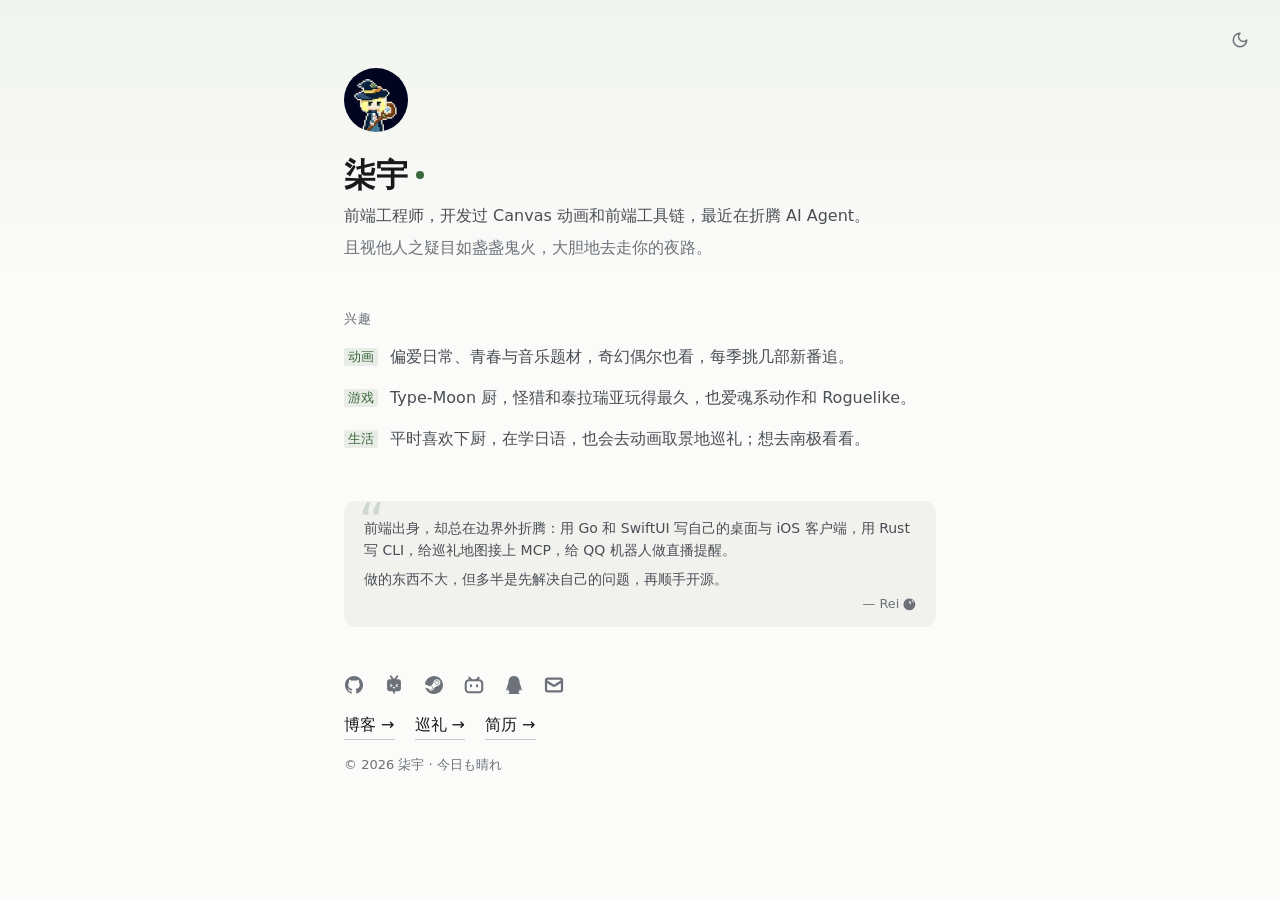
<file: index.html>
<!DOCTYPE html>
<html lang="zh-Hans">
  <head>
    <meta charset="UTF-8" />
    <meta name="viewport" content="width=device-width, initial-scale=1.0, viewport-fit=cover" />
    <meta name="theme-color" content="#f1f4ef" media="(prefers-color-scheme: light)" />
    <meta name="theme-color" content="#111214" media="(prefers-color-scheme: dark)" />
    <meta name="color-scheme" content="light dark" />
    <script>
      (function () {
        var theme;
        try { theme = localStorage.getItem("theme"); } catch (error) {}
        if (theme !== "light" && theme !== "dark") {
          theme = window.matchMedia("(prefers-color-scheme: light)").matches ? "light" : "dark";
        }
        var root = document.documentElement;
        root.dataset.theme = theme;
        root.style.colorScheme = theme;
        root.style.backgroundColor = theme === "light" ? "#fbfbf9" : "#111214";
        var themeColor = theme === "light" ? "#f1f4ef" : "#111214";
        var metas = document.querySelectorAll('meta[name="theme-color"]');
        for (var i = 0; i < metas.length; i++) {
          if (i === 0) {
            metas[i].setAttribute("content", themeColor);
            metas[i].removeAttribute("media");
          } else {
            metas[i].parentNode.removeChild(metas[i]);
          }
        }
      })();
    </script>
    <title>柒宇</title>
    <meta name="description" content="柒宇，前端工程师。开发过 Canvas 动画和前端工具链，最近在折腾 AI Agent。" />
    <link rel="canonical" href="https://qiyuor2.me/" />
    <meta property="og:title" content="柒宇" />
    <meta property="og:site_name" content="柒宇" />
    <meta property="og:locale" content="zh_CN" />
    <meta property="og:description" content="柒宇，前端工程师。开发过 Canvas 动画和前端工具链，最近在折腾 AI Agent。" />
    <meta property="og:type" content="website" />
    <meta property="og:url" content="https://qiyuor2.me/" />
    <meta property="og:image" content="https://qiyuor2.me/og.png" />
    <meta property="og:image:width" content="1200" />
    <meta property="og:image:height" content="630" />
    <meta property="og:image:alt" content="柒宇，前端工程师。开发过 Canvas 动画和前端工具链，最近在折腾 AI Agent。" />
    <meta name="twitter:card" content="summary_large_image" />
    <meta name="twitter:title" content="柒宇" />
    <meta name="twitter:description" content="柒宇，前端工程师。开发过 Canvas 动画和前端工具链，最近在折腾 AI Agent。" />
    <meta name="twitter:image" content="https://qiyuor2.me/og.png" />
    <script type="application/ld+json">
      {
        "@context": "https://schema.org",
        "@type": "Person",
        "name": "柒宇",
        "description": "柒宇，前端工程师。开发过 Canvas 动画和前端工具链，最近在折腾 AI Agent。",
        "url": "https://qiyuor2.me/",
        "image": "https://qiyuor2.me/avatar.webp",
        "sameAs": [
          "https://github.com/QiYuOr2",
          "https://blog.qiyuor2.me/",
          "https://bgm.tv/user/qiyuor2",
          "https://steamcommunity.com/id/qiyuor2/"
        ]
      }
    </script>
    <link rel="icon" href="/favicon.ico" sizes="any" />
    <link rel="icon" href="/favicon.svg" type="image/svg+xml" />
    <link rel="icon" href="/favicon-96x96.png" type="image/png" sizes="96x96" />
    <link rel="apple-touch-icon" href="/apple-touch-icon.png" />
    <link rel="manifest" href="/site.webmanifest" />
    <link rel="stylesheet" href="/style.css?v=9c7e54c9" />
  </head>
  <body class="home">
    <div class="safari-tint" aria-hidden="true"></div>
    <a class="skip" href="#content">跳到内容</a>
    <button type="button" class="theme" id="theme-toggle" aria-label="切换颜色">
      <svg class="moon" viewBox="0 0 24 24" fill="none" stroke="currentColor" stroke-width="2" stroke-linecap="round" stroke-linejoin="round" aria-hidden="true"><path d="M12 3a6 6 0 0 0 9 9 9 9 0 1 1-9-9Z"/></svg>
      <svg class="sun" viewBox="0 0 24 24" fill="none" stroke="currentColor" stroke-width="2" stroke-linecap="round" stroke-linejoin="round" aria-hidden="true"><circle cx="12" cy="12" r="4"/><path d="M12 2v2M12 20v2M4.93 4.93l1.41 1.41M17.66 17.66l1.41 1.41M2 12h2M20 12h2M6.34 17.66l-1.41 1.41M19.07 4.93l-1.41 1.41"/></svg>
    </button>
    <main id="content">
      <header class="rise d1">
        <img class="avatar" src="/avatar.webp" width="64" height="64" alt="" />
        <h1 class="title">
          <span class="title-row">柒宇<span class="dot" aria-hidden="true"></span></span>
        </h1>
        <p class="intro">前端工程师，开发过 Canvas 动画和前端工具链，最近在折腾 AI Agent。</p>
        <p class="motto">且视他人之疑目如盏盏鬼火，大胆地去走你<span class="nw">的夜路。</span></p>
      </header>

      <section class="block rise d2" aria-labelledby="like-title">
        <h2 id="like-title">兴趣</h2>
        <div class="lines">
          <p><span class="pill">动画</span><span>偏爱日常、青春与音乐题材，奇幻偶尔也看，每季挑几部<span class="nw">新番追。</span></span></p>
          <p><span class="pill">游戏</span><span>Type-Moon 厨，怪猎和泰拉瑞亚玩得最久，也爱魂系动作和 Roguelike。</span></p>
          <p><span class="pill">生活</span><span>平时喜欢下厨，在学日语，也会去动画取景地巡礼；想去<span class="nw">南极看看。</span></span></p>
        </div>
      </section>

      <figure class="remark block rise d3">
        <blockquote>
          <p>前端出身，却总在边界外折腾：用 Go 和 SwiftUI 写自己的桌面与 iOS 客户端，用 Rust 写 CLI，给巡礼地图接上 MCP，给 QQ 机器人做<span class="nw">直播提醒。</span></p>
          <p>做的东西不大，但多半是先解决自己的问题，再<span class="nw">顺手开源。</span></p>
        </blockquote>
        <figcaption><span class="sig">— Rei<svg class="grok" role="img" aria-label="Grok Bot" title="Grok Bot" viewBox="-9.94 -9.94 248.41 248.41" width="1em" height="1em"><path fill="currentColor" fill-rule="evenodd" d="M228.54 114.27L228.3 106.8L227.56 99.36L226.35 91.98L224.65 84.7L222.48 77.54L219.84 70.54L216.76 63.73L213.23 57.14L209.28 50.79L204.93 44.71L200.18 38.93L195.07 33.47L189.61 28.36L183.83 23.61L177.76 19.26L171.41 15.31L164.81 11.78L158 8.7L151 6.06L143.85 3.89L136.56 2.2L129.19 0.98L121.74 0.24L114.27 0L106.8 0.24L99.36 0.98L91.98 2.2L84.7 3.89L77.54 6.06L70.54 8.7L63.73 11.78L57.14 15.31L50.79 19.26L44.71 23.61L38.93 28.36L33.47 33.47L28.36 38.93L23.61 44.71L19.26 50.79L15.31 57.14L11.78 63.73L8.7 70.54L6.06 77.54L3.89 84.7L2.2 91.98L0.98 99.36L0.24 106.8L0 114.27L0.24 121.74L0.98 129.19L2.2 136.56L3.89 143.85L6.06 151L8.7 158L11.78 164.81L15.31 171.41L19.26 177.76L23.61 183.83L28.36 189.61L33.47 195.07L38.93 200.18L44.71 204.93L50.79 209.28L57.14 213.23L63.73 216.76L70.54 219.84L77.54 222.48L84.7 224.65L91.98 226.35L99.36 227.56L106.8 228.3L114.27 228.54L121.74 228.3L129.19 227.56L136.56 226.35L143.85 224.65L151 222.48L158 219.84L164.81 216.76L171.41 213.23L177.76 209.28L183.83 204.93L189.61 200.18L195.07 195.07L200.18 189.61L204.93 183.83L209.28 177.76L213.23 171.41L216.76 164.81L219.84 158L222.48 151L224.65 143.85L226.35 136.56L227.56 129.19L228.3 121.74Z M117.27 48.29L120.55 48.54L123.71 49.36L126.68 50.73L129.27 52.71L131.35 55.19L133.04 57.99L134.50 60.90L135.93 63.83L137.35 66.77L138.75 69.70L140.14 72.65L141.49 75.62L142.81 78.60L144.09 81.60L145.33 84.61L146.51 87.65L147.37 90.80L147.52 94.05L146.87 97.26L145.41 100.21L143.25 102.69L140.54 104.57L137.47 105.77L134.21 106.24L130.95 105.98L127.83 105.02L124.98 103.43L122.53 101.27L120.59 98.66L119.08 95.78L117.80 92.79L116.55 89.77L115.26 86.77L113.95 83.80L112.60 80.82L111.24 77.87L109.85 74.92L108.43 71.98L106.90 69.10L105.43 66.20L104.26 63.16L103.83 59.93L104.36 56.70L105.83 53.77L108.06 51.34L110.86 49.63L114.00 48.62Z M163.02 26.08L165.72 26.76L168.34 27.92L170.83 29.45L173.19 31.24L175.38 33.27L177.38 35.49L179.22 37.86L180.93 40.30L182.60 42.80L184.23 45.29L185.85 47.81L187.43 50.34L188.95 52.90L190.46 55.47L191.91 58.07L193.32 60.68L194.68 63.31L195.99 65.97L197.07 68.69L197.74 71.48L197.94 74.25L197.38 76.81L195.69 78.59L193.17 79.03L190.48 78.45L187.88 77.20L185.48 75.49L183.30 73.47L181.37 71.18L179.69 68.70L178.21 66.13L176.82 63.51L175.43 60.87L174.01 58.26L172.56 55.67L171.07 53.10L169.53 50.54L167.97 48.00L166.36 45.48L164.72 42.98L163.04 40.51L161.32 38.06L159.68 35.56L158.39 32.90L157.79 30.12L158.41 27.61L160.40 26.20Z"/></svg></span></figcaption>
      </figure>

      <div class="rise d4">
        <nav class="social block" aria-label="联系方式">
        <a href="https://github.com/QiYuOr2" aria-label="GitHub" title="GitHub"><svg viewBox="-1.30 -1.08 26.60 26.60" aria-hidden="true" width="20" height="20"><path fill="currentColor" d="M12 .297c-6.63 0-12 5.373-12 12 0 5.303 3.438 9.8 8.205 11.385.6.113.82-.258.82-.577 0-.285-.01-1.04-.015-2.04-3.338.724-4.042-1.61-4.042-1.61C4.422 18.07 3.633 17.7 3.633 17.7c-1.087-.744.084-.729.084-.729 1.205.084 1.838 1.236 1.838 1.236 1.07 1.835 2.809 1.305 3.495.998.108-.776.417-1.305.76-1.605-2.665-.3-5.466-1.332-5.466-5.93 0-1.31.465-2.38 1.235-3.22-.135-.303-.54-1.523.105-3.176 0 0 1.005-.322 3.3 1.23.96-.267 1.98-.399 3-.405 1.02.006 2.04.138 3 .405 2.28-1.552 3.285-1.23 3.285-1.23.645 1.653.24 2.873.12 3.176.765.84 1.23 1.91 1.23 3.22 0 4.61-2.805 5.625-5.475 5.92.42.36.81 1.096.81 2.22 0 1.606-.015 2.896-.015 3.286 0 .315.21.69.825.57C20.565 22.092 24 17.592 24 12.297c0-6.627-5.373-12-12-12"/></svg></a>
        <a href="https://bgm.tv/user/qiyuor2" aria-label="Bangumi" title="Bangumi"><svg viewBox="1.90 1.09 20.20 20.20" aria-hidden="true" width="20" height="20">
  <path fill="currentColor" fill-rule="evenodd" d="M8.15 1.7a.9.9 0 0 1 1.25.16L12 5.05l2.6-3.19a.9.9 0 0 1 1.41 1.12L14.35 5.3h2.15A2.5 2.5 0 0 1 19 7.8v7.1a2.5 2.5 0 0 1-2.5 2.5h-3.15L12 20.85 10.65 17.4H7.5A2.5 2.5 0 0 1 5 14.9V7.8a2.5 2.5 0 0 1 2.5-2.5h2.15L7.99 2.98a.9.9 0 0 1 .16-1.28ZM7.55 10.15 9.35 11.7 7.55 13.25h1.35L10.7 11.7 8.9 10.15H7.55Zm7.55 0L13.3 11.7l1.8 1.55h1.35L14.65 11.7l1.8-1.55H15.1ZM10.55 13.15h2.9L12 15.35l-1.45-2.2Z"/>
</svg></a>
        <a href="https://steamcommunity.com/id/qiyuor2/" aria-label="Steam" title="Steam"><svg viewBox="-1.30 -1.19 26.60 26.60" aria-hidden="true" width="20" height="20"><path fill="currentColor" d="M11.979 0C5.678 0 .511 4.86.022 11.037l6.432 2.658c.545-.371 1.203-.59 1.912-.59.063 0 .125.004.188.006l2.861-4.142V8.91c0-2.495 2.028-4.524 4.524-4.524 2.494 0 4.524 2.031 4.524 4.527s-2.03 4.525-4.524 4.525h-.105l-4.076 2.911c0 .052.004.105.004.159 0 1.875-1.515 3.396-3.39 3.396-1.635 0-3.016-1.173-3.331-2.727L.436 15.27C1.862 20.307 6.486 24 11.979 24c6.627 0 11.999-5.373 11.999-12S18.605 0 11.979 0zM7.54 18.21l-1.473-.61c.262.543.714.999 1.314 1.25 1.297.539 2.793-.076 3.332-1.375.263-.63.264-1.319.005-1.949s-.75-1.121-1.377-1.383c-.624-.26-1.29-.249-1.878-.03l1.523.63c.956.4 1.409 1.5 1.009 2.455-.397.957-1.497 1.41-2.454 1.012H7.54zm11.415-9.303c0-1.662-1.353-3.015-3.015-3.015-1.665 0-3.015 1.353-3.015 3.015 0 1.665 1.35 3.015 3.015 3.015 1.663 0 3.015-1.35 3.015-3.015zm-5.273-.005c0-1.252 1.013-2.266 2.265-2.266 1.249 0 2.266 1.014 2.266 2.266 0 1.251-1.017 2.265-2.266 2.265-1.253 0-2.265-1.014-2.265-2.265z"/></svg></a>
        <a href="https://space.bilibili.com/10980643" aria-label="Bilibili" title="Bilibili"><svg viewBox="-0.91 -0.91 25.81 25.81" aria-hidden="true" width="20" height="20"><path fill="currentColor" d="M17.813 4.653h.854c1.51.054 2.769.578 3.773 1.574 1.004.995 1.524 2.249 1.56 3.76v7.36c-.036 1.51-.556 2.769-1.56 3.773s-2.262 1.524-3.773 1.56H5.333c-1.51-.036-2.769-.556-3.773-1.56S.036 18.858 0 17.347v-7.36c.036-1.511.556-2.765 1.56-3.76 1.004-.996 2.262-1.52 3.773-1.574h.774l-1.174-1.12a1.234 1.234 0 0 1-.373-.906c0-.356.124-.658.373-.907l.027-.027c.267-.249.573-.373.92-.373.347 0 .653.124.92.373L9.653 4.44c.071.071.134.142.187.213h4.267a.836.836 0 0 1 .16-.213l2.853-2.747c.267-.249.573-.373.92-.373.347 0 .662.151.929.4.267.249.391.551.391.907 0 .355-.124.657-.373.906zM5.333 7.24c-.746.018-1.373.276-1.88.773-.506.498-.769 1.13-.786 1.894v7.52c.017.764.28 1.395.786 1.893.507.498 1.134.756 1.88.773h13.334c.746-.017 1.373-.275 1.88-.773.506-.498.769-1.129.786-1.893v-7.52c-.017-.765-.28-1.396-.786-1.894-.507-.497-1.134-.755-1.88-.773zM8 11.107c.373 0 .684.124.933.373.25.249.383.569.4.96v1.173c-.017.391-.15.711-.4.96-.249.25-.56.374-.933.374s-.684-.125-.933-.374c-.25-.249-.383-.569-.4-.96V12.44c0-.373.129-.689.386-.947.258-.257.574-.386.947-.386zm8 0c.373 0 .684.124.933.373.25.249.383.569.4.96v1.173c-.017.391-.15.711-.4.96-.249.25-.56.374-.933.374s-.684-.125-.933-.374c-.25-.249-.383-.569-.4-.96V12.44c.017-.391.15-.711.4-.96.249-.249.56-.373.933-.373Z"/></svg></a>
        <a href="http://wpa.qq.com/msgrd?v=3&amp;uin=1176281967&amp;site=qq&amp;menu=yes" aria-label="QQ" title="QQ"><svg viewBox="-1.20 -1.20 26.40 26.40" aria-hidden="true" width="20" height="20"><path fill="currentColor" d="M21.395 15.035a40 40 0 0 0-.803-2.264l-1.079-2.695c.001-.032.014-.562.014-.836C19.526 4.632 17.351 0 12 0S4.474 4.632 4.474 9.241c0 .274.013.804.014.836l-1.08 2.695a39 39 0 0 0-.802 2.264c-1.021 3.283-.69 4.643-.438 4.673.54.065 2.103-2.472 2.103-2.472 0 1.469.756 3.387 2.394 4.771-.612.188-1.363.479-1.845.835-.434.32-.379.646-.301.778.343.578 5.883.369 7.482.189 1.6.18 7.14.389 7.483-.189.078-.132.132-.458-.301-.778-.483-.356-1.233-.646-1.846-.836 1.637-1.384 2.393-3.302 2.393-4.771 0 0 1.563 2.537 2.103 2.472.251-.03.581-1.39-.438-4.673"/></svg></a>
        <a href="mailto:qiyuor2@gmail.com" aria-label="邮箱" title="邮箱"><svg viewBox="-0.53 -0.53 25.06 25.06" fill="none" stroke="currentColor" stroke-width="2.8" stroke-linecap="round" stroke-linejoin="round" aria-hidden="true" width="20" height="20"><rect width="20" height="16" x="2" y="4" rx="2"/><path d="m22 7-8.97 5.7a1.94 1.94 0 0 1-2.06 0L2 7"/></svg></a>
        </nav>
        <p class="to-resume"><a href="https://blog.qiyuor2.me/">博客 <span class="go" aria-hidden="true">→</span></a><a href="https://tabi.qiyuor2.me/">巡礼 <span class="go" aria-hidden="true">→</span></a><a href="/resume">简历 <span class="go" aria-hidden="true">→</span></a></p>
      </div>

      <footer class="colophon">© 2026 柒宇 · 今日も晴れ</footer>
    </main>
    <script src="/theme.js?v=4a898404"></script>
  </body>
</html>
</file>
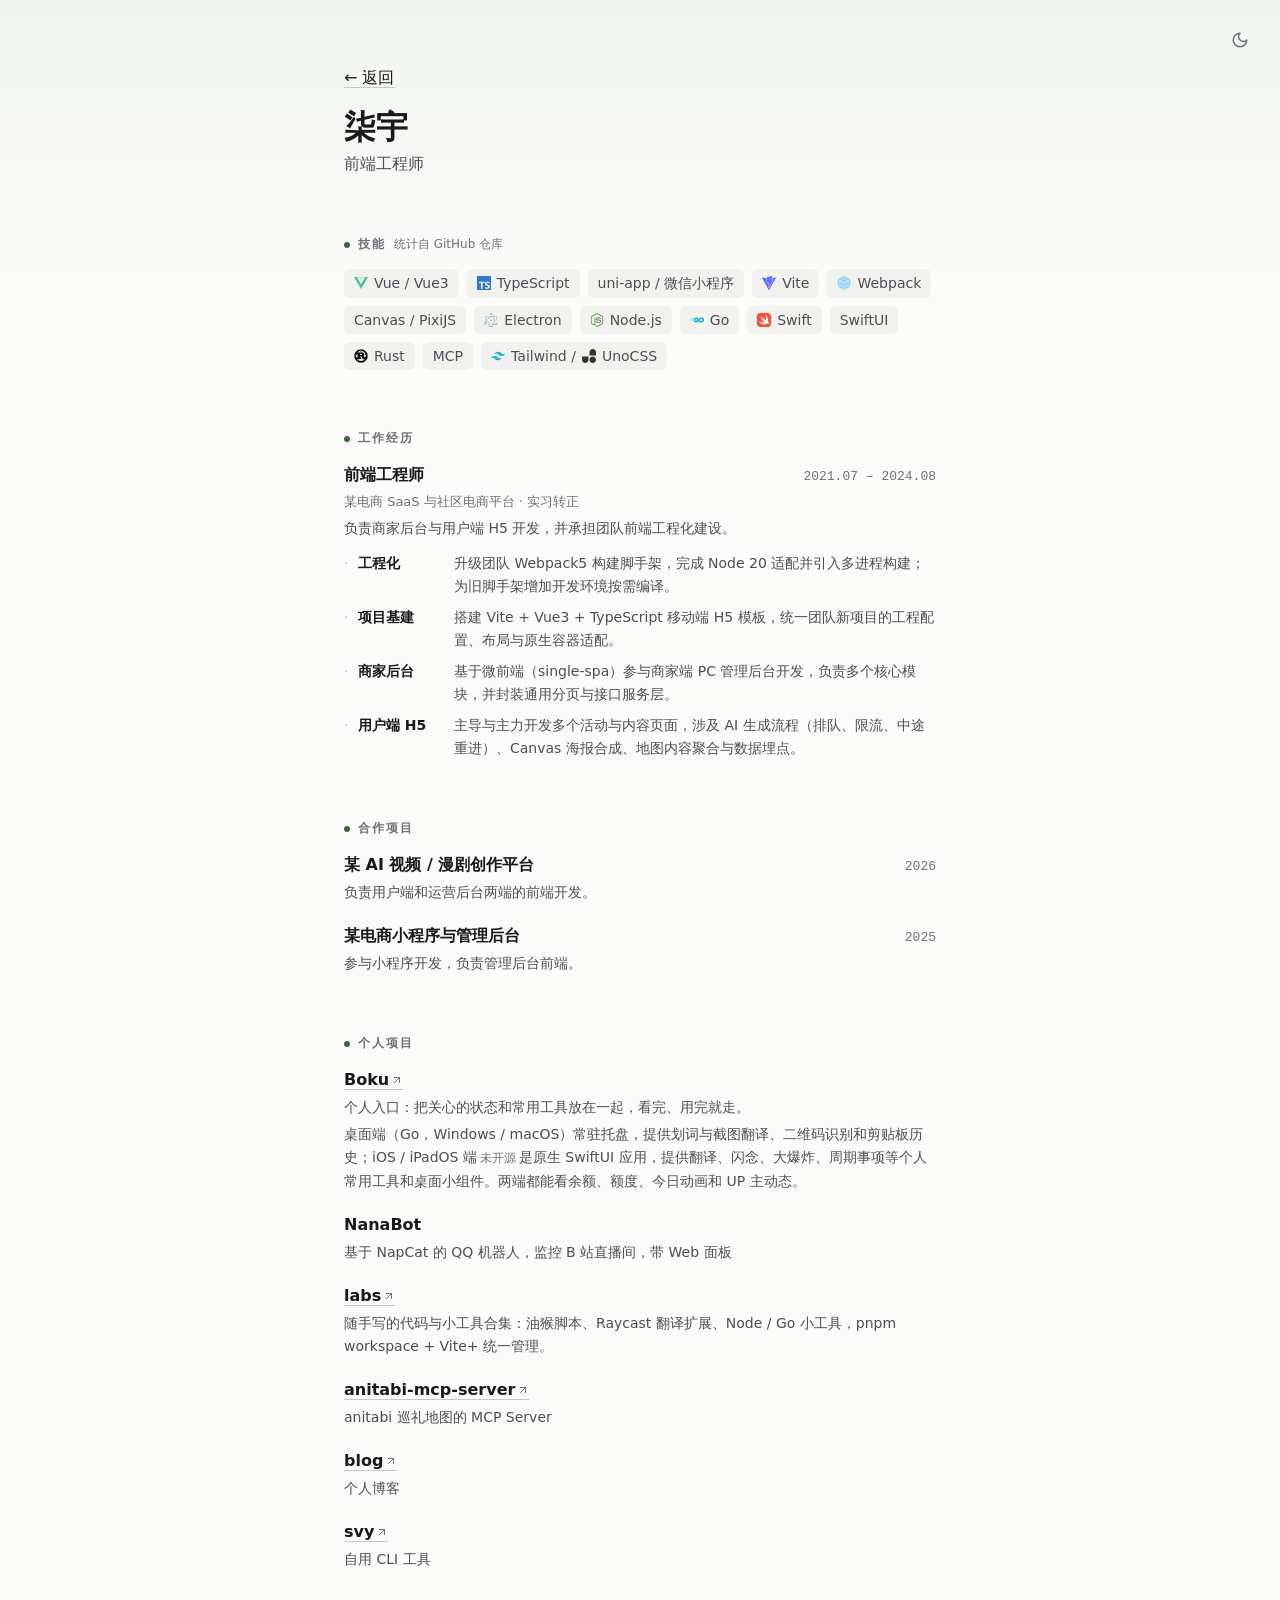
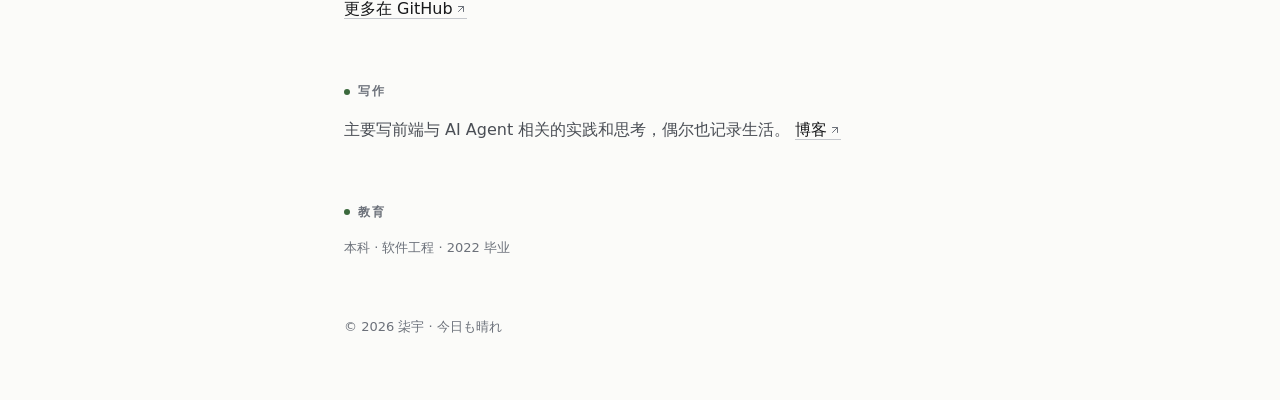
<file: resume.html>
<!DOCTYPE html>
<html lang="zh-Hans">
  <head>
    <meta charset="UTF-8" />
    <meta name="viewport" content="width=device-width, initial-scale=1.0, viewport-fit=cover" />
    <meta name="theme-color" content="#f1f4ef" media="(prefers-color-scheme: light)" />
    <meta name="theme-color" content="#111214" media="(prefers-color-scheme: dark)" />
    <meta name="color-scheme" content="light dark" />
    <script>
      (function () {
        var theme;
        try { theme = localStorage.getItem("theme"); } catch (error) {}
        if (theme !== "light" && theme !== "dark") {
          theme = window.matchMedia("(prefers-color-scheme: light)").matches ? "light" : "dark";
        }
        var root = document.documentElement;
        root.dataset.theme = theme;
        root.style.colorScheme = theme;
        root.style.backgroundColor = theme === "light" ? "#fbfbf9" : "#111214";
        var themeColor = theme === "light" ? "#f1f4ef" : "#111214";
        var metas = document.querySelectorAll('meta[name="theme-color"]');
        for (var i = 0; i < metas.length; i++) {
          if (i === 0) {
            metas[i].setAttribute("content", themeColor);
            metas[i].removeAttribute("media");
          } else {
            metas[i].parentNode.removeChild(metas[i]);
          }
        }
      })();
    </script>
    <title>简历 · 柒宇</title>
    <meta name="description" content="柒宇的简历。前端工程师，也写 Go、Rust 和给自己用的小工具。" />
    <link rel="canonical" href="https://qiyuor2.me/resume" />
    <meta property="og:type" content="website" />
    <meta property="og:site_name" content="柒宇" />
    <meta property="og:locale" content="zh_CN" />
    <meta property="og:title" content="简历 · 柒宇" />
    <meta property="og:description" content="柒宇的简历。前端工程师，也写 Go、Rust 和给自己用的小工具。" />
    <meta property="og:url" content="https://qiyuor2.me/resume" />
    <meta property="og:image" content="https://qiyuor2.me/og.png" />
    <meta property="og:image:width" content="1200" />
    <meta property="og:image:height" content="630" />
    <meta property="og:image:alt" content="柒宇，前端工程师。开发过 Canvas 动画和前端工具链，最近在折腾 AI Agent。" />
    <meta name="twitter:card" content="summary_large_image" />
    <meta name="twitter:title" content="简历 · 柒宇" />
    <meta name="twitter:description" content="柒宇的简历。前端工程师，也写 Go、Rust 和给自己用的小工具。" />
    <meta name="twitter:image" content="https://qiyuor2.me/og.png" />
    <link rel="icon" href="/favicon.ico" sizes="any" />
    <link rel="icon" href="/favicon.svg" type="image/svg+xml" />
    <link rel="apple-touch-icon" href="/apple-touch-icon.png" />
    <link rel="manifest" href="/site.webmanifest" />
    <link rel="stylesheet" href="/style.css?v=9c7e54c9" />
  </head>
  <body class="resume">
    <div class="safari-tint" aria-hidden="true"></div>
    <a class="skip" href="#content">跳到内容</a>
    <button type="button" class="theme" id="theme-toggle" aria-label="切换颜色">
      <svg class="moon" viewBox="0 0 24 24" fill="none" stroke="currentColor" stroke-width="2" stroke-linecap="round" stroke-linejoin="round" aria-hidden="true"><path d="M12 3a6 6 0 0 0 9 9 9 9 0 1 1-9-9Z"/></svg>
      <svg class="sun" viewBox="0 0 24 24" fill="none" stroke="currentColor" stroke-width="2" stroke-linecap="round" stroke-linejoin="round" aria-hidden="true"><circle cx="12" cy="12" r="4"/><path d="M12 2v2M12 20v2M4.93 4.93l1.41 1.41M17.66 17.66l1.41 1.41M2 12h2M20 12h2M6.34 17.66l-1.41 1.41M19.07 4.93l-1.41 1.41"/></svg>
    </button>
    <main id="content">
      <header class="mast">
        <p class="backline"><a class="back" href="/">← 返回</a></p>
        <h1 class="mast-name">柒宇</h1>
        <p class="role">前端工程师</p>
      </header>

      <section class="section" aria-labelledby="stack-title">
        <div class="section-head">
          <h2 id="stack-title">技能</h2>
          <p class="hint">统计自 GitHub 仓库</p>
        </div>
        <ul class="chips">
          <li><svg class="mark" style="--brand:#4FC08D" viewBox="0 0 24 24" aria-hidden="true"><path fill="currentColor" d="M24,1.61H14.06L12,5.16,9.94,1.61H0L12,22.39ZM12,14.08,5.16,2.23H9.59L12,6.41l2.41-4.18h4.43Z"/></svg>Vue / Vue3</li>
          <li><svg class="mark" style="--brand:#3178C6" viewBox="0 0 24 24" aria-hidden="true"><path fill="currentColor" d="M1.125 0C.502 0 0 .502 0 1.125v21.75C0 23.498.502 24 1.125 24h21.75c.623 0 1.125-.502 1.125-1.125V1.125C24 .502 23.498 0 22.875 0zm17.363 9.75c.612 0 1.154.037 1.627.111a6.38 6.38 0 0 1 1.306.34v2.458a3.95 3.95 0 0 0-.643-.361 5.093 5.093 0 0 0-.717-.26 5.453 5.453 0 0 0-1.426-.2c-.3 0-.573.028-.819.086a2.1 2.1 0 0 0-.623.242c-.17.104-.3.229-.393.374a.888.888 0 0 0-.14.49c0 .196.053.373.156.529.104.156.252.304.443.444s.423.276.696.41c.273.135.582.274.926.416.47.197.892.407 1.266.628.374.222.695.473.963.753.268.279.472.598.614.957.142.359.214.776.214 1.253 0 .657-.125 1.21-.373 1.656a3.033 3.033 0 0 1-1.012 1.085 4.38 4.38 0 0 1-1.487.596c-.566.12-1.163.18-1.79.18a9.916 9.916 0 0 1-1.84-.164 5.544 5.544 0 0 1-1.512-.493v-2.63a5.033 5.033 0 0 0 3.237 1.2c.333 0 .624-.03.872-.09.249-.06.456-.144.623-.25.166-.108.29-.234.373-.38a1.023 1.023 0 0 0-.074-1.089 2.12 2.12 0 0 0-.537-.5 5.597 5.597 0 0 0-.807-.444 27.72 27.72 0 0 0-1.007-.436c-.918-.383-1.602-.852-2.053-1.405-.45-.553-.676-1.222-.676-2.005 0-.614.123-1.141.369-1.582.246-.441.58-.804 1.004-1.089a4.494 4.494 0 0 1 1.47-.629 7.536 7.536 0 0 1 1.77-.201zm-15.113.188h9.563v2.166H9.506v9.646H6.789v-9.646H3.375z"/></svg>TypeScript</li>
          <li>uni-app / 微信小程序</li>
          <li><svg class="mark" style="--brand:#646CFF" viewBox="0 0 24 24" aria-hidden="true"><path fill="currentColor" d="m8.286 10.578.512-8.657a.306.306 0 0 1 .247-.282L17.377.006a.306.306 0 0 1 .353.385l-1.558 5.403a.306.306 0 0 0 .352.385l2.388-.46a.306.306 0 0 1 .332.438l-6.79 13.55-.123.19a.294.294 0 0 1-.252.14c-.177 0-.35-.152-.305-.369l1.095-5.301a.306.306 0 0 0-.388-.355l-1.433.435a.306.306 0 0 1-.389-.354l.69-3.375a.306.306 0 0 0-.37-.36l-2.32.536a.306.306 0 0 1-.374-.316zm14.976-7.926L17.284 3.74l-.544 1.887 2.077-.4a.8.8 0 0 1 .84.369.8.8 0 0 1 .034.783L12.9 19.93l-.013.025-.015.023-.122.19a.801.801 0 0 1-.672.37.826.826 0 0 1-.634-.302.8.8 0 0 1-.16-.67l1.029-4.981-1.12.34a.81.81 0 0 1-.86-.262.802.802 0 0 1-.165-.67l.63-3.08-2.027.468a.808.808 0 0 1-.768-.233.81.81 0 0 1-.217-.6l.389-6.57-7.44-1.33a.612.612 0 0 0-.64.906L11.58 23.691a.612.612 0 0 0 1.066-.004l11.26-20.135a.612.612 0 0 0-.644-.9z"/></svg>Vite</li>
          <li><svg class="mark" style="--brand:#8DD6F9" viewBox="0 0 24 24" aria-hidden="true"><path fill="currentColor" d="M22.1987 18.498l-9.7699 5.5022v-4.2855l6.0872-3.3338 3.6826 2.117zm.6683-.6026V6.3884l-3.5752 2.0544v7.396zm-21.0657.6026l9.7699 5.5022v-4.2855L5.484 16.3809l-3.6826 2.117zm-.6683-.6026V6.3884l3.5751 2.0544v7.396zm.4183-12.2515l10.0199-5.644v4.1434L5.152 7.6586l-.0489.028zm20.8975 0l-10.02-5.644v4.1434l6.4192 3.5154.0489.028 3.5518-2.0427zm-10.8775 13.096l-6.0056-3.2873V8.9384l6.0054 3.4525v6.349zm.8575 0l6.0053-3.2873V8.9384l-6.0053 3.4525zM5.9724 8.1845l6.0287-3.3015L18.03 8.1845l-6.0288 3.4665z"/></svg>Webpack</li>
          <li>Canvas / PixiJS</li>
          <li><svg class="mark" style="--brand:#47848F" viewBox="0 0 24 24" aria-hidden="true"><path fill="currentColor" d="M12.0111 0c-.85 0-1.5392.6891-1.5392 1.5392 0 .8501.6891 1.5393 1.5392 1.5393.595 0 1.11-.338 1.3662-.832 2.2208 1.2675 3.847 5.4728 3.847 10.3623 0 2.0715-.2891 4.056-.825 5.7685a.3215.3215 0 0 0 .2107.403.322.322 0 0 0 .4033-.2111c.5558-1.7763.8542-3.8251.8542-5.9604 0-5.1927-1.7717-9.686-4.3206-11.0027.001-.0223.0035-.0443.0035-.0669 0-.85-.6891-1.5392-1.5393-1.5392zm0 .6432a.896.896 0 1 1 0 1.792.896.896 0 1 1 0-1.792zm-5.486 4.3052c-2.067.0074-3.6473.6646-4.3885 1.9485-.7375 1.2774-.5267 2.971.5113 4.7813a.3217.3217 0 0 0 .558-.32C2.271 9.7274 2.089 8.266 2.6938 7.2185c.821-1.422 3.033-1.9552 5.9321-1.4271a.3216.3216 0 0 0 .1153-.6329c-.784-.1428-1.5271-.2125-2.216-.21zm11.0522.0176a.3216.3216 0 0 0-.0084.6432c1.8337.0239 3.1556.5956 3.7502 1.6256.8192 1.419.1798 3.5947-1.7182 5.837a.322.322 0 0 0 .0377.4535.3215.3215 0 0 0 .4532-.0377c2.0535-2.426 2.7708-4.8661 1.7845-6.5744-.7257-1.257-2.26-1.9207-4.299-1.9472zm-2.6984.2924a.3225.3225 0 0 0-.0647.0072c-1.8568.3979-3.8333 1.1755-5.7314 2.2714-4.5699 2.6384-7.5924 6.4948-7.3601 9.3717-.4726.2628-.7928.7664-.7928 1.3455 0 .85.6892 1.5392 1.5393 1.5392.85 0 1.5392-.6891 1.5392-1.5392 0-.8501-.6891-1.5393-1.5392-1.5393-.038 0-.0754.003-.1128.0057-.1002-2.5597 2.7434-6.1412 7.048-8.6265 1.8413-1.063 3.7551-1.8163 5.5445-2.1997a.3217.3217 0 0 0-.07-.636zm-2.8787 6.2364a1.1192 1.1192 0 0 0-.2243.0255c-.6012.1301-.983.7225-.8533 1.3238.1302.6012.7226.9832 1.3238.8533.6012-.1302.9832-.7226.8533-1.3238-.1139-.526-.5816-.8844-1.0995-.8788zM4.532 13.341a.321.321 0 0 0-.2318.0835.3214.3214 0 0 0-.0214.4542c1.2682 1.3936 2.9157 2.701 4.7946 3.7857 4.4146 2.5489 9.1056 3.2849 11.5608 1.8392a1.53 1.53 0 0 0 .8966.2899c.8501 0 1.5392-.6891 1.5392-1.5392 0-.8501-.689-1.5393-1.5392-1.5393-.85 0-1.5392.6892-1.5392 1.5393 0 .276.0737.5344.201.7584-2.2448 1.214-6.631.5002-10.7976-1.9054-1.8228-1.0524-3.418-2.3181-4.6404-3.6614a.3206.3206 0 0 0-.2226-.1049zm-2.0628 4.0172a.896.896 0 1 1 0 1.792.896.896 0 1 1 0-1.792zm19.0616 0a.896.896 0 1 1 0 1.792.891.891 0 0 1-.5864-.2194c-.0025-.004-.0039-.0083-.0066-.0123a.3195.3195 0 0 0-.0957-.0914.896.896 0 0 1 .6887-1.4689zm-14.0045 1.368a.3215.3215 0 0 0-.3207.4296C8.2793 22.154 10.036 24 12.0111 24c1.4406 0 2.7735-.9822 3.8128-2.711a.3215.3215 0 0 0-.11-.4413.3219.3219 0 0 0-.4415.11c-.934 1.5537-2.0812 2.399-3.2613 2.399-1.6407 0-3.2075-1.6465-4.2-4.4179a.3216.3216 0 0 0-.2848-.2126z"/></svg>Electron</li>
          <li><svg class="mark" style="--brand:#5FA04E" viewBox="0 0 24 24" aria-hidden="true"><path fill="currentColor" d="M11.998,24c-0.321,0-0.641-0.084-0.922-0.247l-2.936-1.737c-0.438-0.245-0.224-0.332-0.08-0.383 c0.585-0.203,0.703-0.25,1.328-0.604c0.065-0.037,0.151-0.023,0.218,0.017l2.256,1.339c0.082,0.045,0.197,0.045,0.272,0l8.795-5.076 c0.082-0.047,0.134-0.141,0.134-0.238V6.921c0-0.099-0.053-0.192-0.137-0.242l-8.791-5.072c-0.081-0.047-0.189-0.047-0.271,0 L3.075,6.68C2.99,6.729,2.936,6.825,2.936,6.921v10.15c0,0.097,0.054,0.189,0.139,0.235l2.409,1.392 c1.307,0.654,2.108-0.116,2.108-0.89V7.787c0-0.142,0.114-0.253,0.256-0.253h1.115c0.139,0,0.255,0.112,0.255,0.253v10.021 c0,1.745-0.95,2.745-2.604,2.745c-0.508,0-0.909,0-2.026-0.551L2.28,18.675c-0.57-0.329-0.922-0.945-0.922-1.604V6.921 c0-0.659,0.353-1.275,0.922-1.603l8.795-5.082c0.557-0.315,1.296-0.315,1.848,0l8.794,5.082c0.57,0.329,0.924,0.944,0.924,1.603 v10.15c0,0.659-0.354,1.273-0.924,1.604l-8.794,5.078C12.643,23.916,12.324,24,11.998,24z M19.099,13.993 c0-1.9-1.284-2.406-3.987-2.763c-2.731-0.361-3.009-0.548-3.009-1.187c0-0.528,0.235-1.233,2.258-1.233 c1.807,0,2.473,0.389,2.747,1.607c0.024,0.115,0.129,0.199,0.247,0.199h1.141c0.071,0,0.138-0.031,0.186-0.081 c0.048-0.054,0.074-0.123,0.067-0.196c-0.177-2.098-1.571-3.076-4.388-3.076c-2.508,0-4.004,1.058-4.004,2.833 c0,1.925,1.488,2.457,3.895,2.695c2.88,0.282,3.103,0.703,3.103,1.269c0,0.983-0.789,1.402-2.642,1.402 c-2.327,0-2.839-0.584-3.011-1.742c-0.02-0.124-0.126-0.215-0.253-0.215h-1.137c-0.141,0-0.254,0.112-0.254,0.253 c0,1.482,0.806,3.248,4.655,3.248C17.501,17.007,19.099,15.91,19.099,13.993z"/></svg>Node.js</li>
          <li><svg class="mark" style="--brand:#00ADD8" viewBox="0 0 24 24" aria-hidden="true"><path fill="currentColor" d="M1.811 10.231c-.047 0-.058-.023-.035-.059l.246-.315c.023-.035.081-.058.128-.058h4.172c.046 0 .058.035.035.07l-.199.303c-.023.036-.082.07-.117.07zM.047 11.306c-.047 0-.059-.023-.035-.058l.245-.316c.023-.035.082-.058.129-.058h5.328c.047 0 .07.035.058.07l-.093.28c-.012.047-.058.07-.105.07zm2.828 1.075c-.047 0-.059-.035-.035-.07l.163-.292c.023-.035.07-.07.117-.07h2.337c.047 0 .07.035.07.082l-.023.28c0 .047-.047.082-.082.082zm12.129-2.36c-.736.187-1.239.327-1.963.514-.176.046-.187.058-.34-.117-.174-.199-.303-.327-.548-.444-.737-.362-1.45-.257-2.115.175-.795.514-1.204 1.274-1.192 2.22.011.935.654 1.706 1.577 1.835.795.105 1.46-.175 1.987-.77.105-.13.198-.27.315-.434H10.47c-.245 0-.304-.152-.222-.35.152-.362.432-.97.596-1.274a.315.315 0 01.292-.187h4.253c-.023.316-.023.631-.07.947a4.983 4.983 0 01-.958 2.29c-.841 1.11-1.94 1.8-3.33 1.986-1.145.152-2.209-.07-3.143-.77-.865-.655-1.356-1.52-1.484-2.595-.152-1.274.222-2.419.993-3.424.83-1.086 1.928-1.776 3.272-2.02 1.098-.2 2.15-.07 3.096.571.62.41 1.063.97 1.356 1.648.07.105.023.164-.117.2m3.868 6.461c-1.064-.024-2.034-.328-2.852-1.029a3.665 3.665 0 01-1.262-2.255c-.21-1.32.152-2.489.947-3.529.853-1.122 1.881-1.706 3.272-1.95 1.192-.21 2.314-.095 3.33.595.923.63 1.496 1.484 1.648 2.605.198 1.578-.257 2.863-1.344 3.962-.771.783-1.718 1.273-2.805 1.495-.315.06-.63.07-.934.106zm2.78-4.72c-.011-.153-.011-.27-.034-.387-.21-1.157-1.274-1.81-2.384-1.554-1.087.245-1.788.935-2.045 2.033-.21.912.234 1.835 1.075 2.21.643.28 1.285.244 1.905-.07.923-.48 1.425-1.228 1.484-2.233z"/></svg>Go</li>
          <li><svg class="mark" style="--brand:#F05138" viewBox="0 0 24 24" aria-hidden="true"><path fill="currentColor" d="M7.508 0c-.287 0-.573 0-.86.002-.241.002-.483.003-.724.01-.132.003-.263.009-.395.015A9.154 9.154 0 0 0 4.348.15 5.492 5.492 0 0 0 2.85.645 5.04 5.04 0 0 0 .645 2.848c-.245.48-.4.972-.495 1.5-.093.52-.122 1.05-.136 1.576a35.2 35.2 0 0 0-.012.724C0 6.935 0 7.221 0 7.508v8.984c0 .287 0 .575.002.862.002.24.005.481.012.722.014.526.043 1.057.136 1.576.095.528.25 1.02.495 1.5a5.03 5.03 0 0 0 2.205 2.203c.48.244.97.4 1.498.495.52.093 1.05.124 1.576.138.241.007.483.009.724.01.287.002.573.002.86.002h8.984c.287 0 .573 0 .86-.002.241-.001.483-.003.724-.01a10.523 10.523 0 0 0 1.578-.138 5.322 5.322 0 0 0 1.498-.495 5.035 5.035 0 0 0 2.203-2.203c.245-.48.4-.972.495-1.5.093-.52.124-1.05.138-1.576.007-.241.009-.481.01-.722.002-.287.002-.575.002-.862V7.508c0-.287 0-.573-.002-.86a33.662 33.662 0 0 0-.01-.724 10.5 10.5 0 0 0-.138-1.576 5.328 5.328 0 0 0-.495-1.5A5.039 5.039 0 0 0 21.152.645 5.32 5.32 0 0 0 19.654.15a10.493 10.493 0 0 0-1.578-.138 34.98 34.98 0 0 0-.722-.01C17.067 0 16.779 0 16.492 0H7.508zm6.035 3.41c4.114 2.47 6.545 7.162 5.549 11.131-.024.093-.05.181-.076.272l.002.001c2.062 2.538 1.5 5.258 1.236 4.745-1.072-2.086-3.066-1.568-4.088-1.043a6.803 6.803 0 0 1-.281.158l-.02.012-.002.002c-2.115 1.123-4.957 1.205-7.812-.022a12.568 12.568 0 0 1-5.64-4.838c.649.48 1.35.902 2.097 1.252 3.019 1.414 6.051 1.311 8.197-.002C9.651 12.73 7.101 9.67 5.146 7.191a10.628 10.628 0 0 1-1.005-1.384c2.34 2.142 6.038 4.83 7.365 5.576C8.69 8.408 6.208 4.743 6.324 4.86c4.436 4.47 8.528 6.996 8.528 6.996.154.085.27.154.36.213.085-.215.16-.437.224-.668.708-2.588-.09-5.548-1.893-7.992z"/></svg>Swift</li>
          <li>SwiftUI</li>
          <li><svg class="mark ink" style="--brand:#000000" viewBox="0 0 24 24" aria-hidden="true"><path fill="currentColor" d="M23.8346 11.7033l-1.0073-.6236a13.7268 13.7268 0 00-.0283-.2936l.8656-.8069a.3483.3483 0 00-.1154-.578l-1.1066-.414a8.4958 8.4958 0 00-.087-.2856l.6904-.9587a.3462.3462 0 00-.2257-.5446l-1.1663-.1894a9.3574 9.3574 0 00-.1407-.2622l.49-1.0761a.3437.3437 0 00-.0274-.3361.3486.3486 0 00-.3006-.154l-1.1845.0416a6.7444 6.7444 0 00-.1873-.2268l.2723-1.153a.3472.3472 0 00-.417-.4172l-1.1532.2724a14.0183 14.0183 0 00-.2278-.1873l.0415-1.1845a.3442.3442 0 00-.49-.328l-1.076.491c-.0872-.0476-.1742-.0952-.2623-.1407l-.1903-1.1673A.3483.3483 0 0016.256.955l-.9597.6905a8.4867 8.4867 0 00-.2855-.086l-.414-1.1066a.3483.3483 0 00-.5781-.1154l-.8069.8666a9.2936 9.2936 0 00-.2936-.0284L12.2946.1683a.3462.3462 0 00-.5892 0l-.6236 1.0073a13.7383 13.7383 0 00-.2936.0284L9.9803.3374a.3462.3462 0 00-.578.1154l-.4141 1.1065c-.0962.0274-.1903.0567-.2855.086L7.744.955a.3483.3483 0 00-.5447.2258L7.009 2.348a9.3574 9.3574 0 00-.2622.1407l-1.0762-.491a.3462.3462 0 00-.49.328l.0416 1.1845a7.9826 7.9826 0 00-.2278.1873L3.8413 3.425a.3472.3472 0 00-.4171.4171l.2713 1.1531c-.0628.075-.1255.1509-.1863.2268l-1.1845-.0415a.3462.3462 0 00-.328.49l.491 1.0761a9.167 9.167 0 00-.1407.2622l-1.1662.1894a.3483.3483 0 00-.2258.5446l.6904.9587a13.303 13.303 0 00-.087.2855l-1.1065.414a.3483.3483 0 00-.1155.5781l.8656.807a9.2936 9.2936 0 00-.0283.2935l-1.0073.6236a.3442.3442 0 000 .5892l1.0073.6236c.008.0982.0182.1964.0283.2936l-.8656.8079a.3462.3462 0 00.1155.578l1.1065.4141c.0273.0962.0567.1914.087.2855l-.6904.9587a.3452.3452 0 00.2268.5447l1.1662.1893c.0456.088.0922.1751.1408.2622l-.491 1.0762a.3462.3462 0 00.328.49l1.1834-.0415c.0618.0769.1235.1528.1873.2277l-.2713 1.1541a.3462.3462 0 00.4171.4161l1.153-.2713c.075.0638.151.1255.2279.1863l-.0415 1.1845a.3442.3442 0 00.49.327l1.0761-.49c.087.0486.1741.0951.2622.1407l.1903 1.1662a.3483.3483 0 00.5447.2268l.9587-.6904a9.299 9.299 0 00.2855.087l.414 1.1066a.3452.3452 0 00.5781.1154l.8079-.8656c.0972.0111.1954.0203.2936.0294l.6236 1.0073a.3472.3472 0 00.5892 0l.6236-1.0073c.0982-.0091.1964-.0183.2936-.0294l.8069.8656a.3483.3483 0 00.578-.1154l.4141-1.1066a8.4626 8.4626 0 00.2855-.087l.9587.6904a.3452.3452 0 00.5447-.2268l.1903-1.1662c.088-.0456.1751-.0931.2622-.1407l1.0762.49a.3472.3472 0 00.49-.327l-.0415-1.1845a6.7267 6.7267 0 00.2267-.1863l1.1531.2713a.3472.3472 0 00.4171-.416l-.2713-1.1542c.0628-.0749.1255-.1508.1863-.2278l1.1845.0415a.3442.3442 0 00.328-.49l-.49-1.076c.0475-.0872.0951-.1742.1407-.2623l1.1662-.1893a.3483.3483 0 00.2258-.5447l-.6904-.9587.087-.2855 1.1066-.414a.3462.3462 0 00.1154-.5781l-.8656-.8079c.0101-.0972.0202-.1954.0283-.2936l1.0073-.6236a.3442.3442 0 000-.5892zm-6.7413 8.3551a.7138.7138 0 01.2986-1.396.714.714 0 11-.2997 1.396zm-.3422-2.3142a.649.649 0 00-.7715.5l-.3573 1.6685c-1.1035.501-2.3285.7795-3.6193.7795a8.7368 8.7368 0 01-3.6951-.814l-.3574-1.6684a.648.648 0 00-.7714-.499l-1.473.3158a8.7216 8.7216 0 01-.7613-.898h7.1676c.081 0 .1356-.0141.1356-.088v-2.536c0-.074-.0536-.0881-.1356-.0881h-2.0966v-1.6077h2.2677c.2065 0 1.1065.0587 1.394 1.2088.0901.3533.2875 1.5044.4232 1.8729.1346.413.6833 1.2381 1.2685 1.2381h3.5716a.7492.7492 0 00.1296-.0131 8.7874 8.7874 0 01-.8119.9526zM6.8369 20.024a.714.714 0 11-.2997-1.396.714.714 0 01.2997 1.396zM4.1177 8.9972a.7137.7137 0 11-1.304.5791.7137.7137 0 011.304-.579zm-.8352 1.9813l1.5347-.6824a.65.65 0 00.33-.8585l-.3158-.7147h1.2432v5.6025H3.5669a8.7753 8.7753 0 01-.2834-3.348zm6.7343-.5437V8.7836h2.9601c.153 0 1.0792.1772 1.0792.8697 0 .575-.7107.7815-1.2948.7815zm10.7574 1.4862c0 .2187-.008.4363-.0243.651h-.9c-.09 0-.1265.0586-.1265.1477v.413c0 .973-.5487 1.1846-1.0296 1.2382-.4576.0517-.9648-.1913-1.0275-.4717-.2704-1.5186-.7198-1.8436-1.4305-2.4034.8817-.5599 1.799-1.386 1.799-2.4915 0-1.1936-.819-1.9458-1.3769-2.3153-.7825-.5163-1.6491-.6195-1.883-.6195H5.4682a8.7651 8.7651 0 014.907-2.7699l1.0974 1.151a.648.648 0 00.9182.0213l1.227-1.1743a8.7753 8.7753 0 016.0044 4.2762l-.8403 1.8982a.652.652 0 00.33.8585l1.6178.7188c.0283.2875.0425.577.0425.8717zm-9.3006-9.5993a.7128.7128 0 11.984 1.0316.7137.7137 0 01-.984-1.0316zm8.3389 6.71a.7107.7107 0 01.9395-.3625.7137.7137 0 11-.9405.3635z"/></svg>Rust</li>
          <li>MCP</li>
          <li><svg class="mark" style="--brand:#06B6D4" viewBox="0 0 24 24" aria-hidden="true"><path fill="currentColor" d="M12.001,4.8c-3.2,0-5.2,1.6-6,4.8c1.2-1.6,2.6-2.2,4.2-1.8c0.913,0.228,1.565,0.89,2.288,1.624 C13.666,10.618,15.027,12,18.001,12c3.2,0,5.2-1.6,6-4.8c-1.2,1.6-2.6,2.2-4.2,1.8c-0.913-0.228-1.565-0.89-2.288-1.624 C16.337,6.182,14.976,4.8,12.001,4.8z M6.001,12c-3.2,0-5.2,1.6-6,4.8c1.2-1.6,2.6-2.2,4.2-1.8c0.913,0.228,1.565,0.89,2.288,1.624 c1.177,1.194,2.538,2.576,5.512,2.576c3.2,0,5.2-1.6,6-4.8c-1.2,1.6-2.6,2.2-4.2,1.8c-0.913-0.228-1.565-0.89-2.288-1.624 C10.337,13.382,8.976,12,6.001,12z"/></svg>Tailwind / <svg class="mark ink" style="--brand:#333333" viewBox="0 0 24 24" aria-hidden="true"><path fill="currentColor" d="M12.8602 18.3991c0-3.0761 2.4938-5.5699 5.5699-5.5699S24 15.323 24 18.3991c0 3.0762-2.4938 5.5699-5.5699 5.5699s-5.5699-2.4937-5.5699-5.5699ZM12.8602 5.6009c0-3.0762 2.4938-5.57 5.5699-5.57S24 2.5248 24 5.601v5.0129a.557.557 0 0 1-.557.5569H13.4172a.557.557 0 0 1-.557-.5569v-5.013ZM11.1398 18.3991c0 3.0762-2.4937 5.5699-5.5699 5.5699C2.4937 23.969 0 21.4753 0 18.3991v-5.0129a.557.557 0 0 1 .557-.557h10.0258a.557.557 0 0 1 .557.557v5.0129Z"/></svg>UnoCSS</li>
        </ul>
      </section>

      <section class="section" aria-labelledby="job-title">
        <h2 id="job-title">工作经历</h2>
        <article class="item">
          <div class="item-head">
            <h3>前端工程师</h3>
            <time>2021.07 – 2024.08</time>
          </div>
          <p class="item-meta">某电商 SaaS 与社区电商平台 · 实习转正</p>
          <p class="item-desc">负责商家后台与用户端 H5 开发，并承担团队前端<span class="nw">工程化建设。</span></p>
          <ul class="points scan">
            <li><span class="k">工程化</span><span>升级团队 Webpack5 构建脚手架，完成 Node 20 适配并引入多进程构建；为旧脚手架增加开发环境<span class="nw">按需编译。</span></span></li>
            <li><span class="k">项目基建</span><span>搭建 Vite + Vue3 + TypeScript 移动端 H5 模板，统一团队新项目的工程配置、布局与原生<span class="nw">容器适配。</span></span></li>
            <li><span class="k">商家后台</span><span>基于微前端（single-spa）参与商家端 PC 管理后台开发，负责多个核心模块，并封装通用分页与接口<span class="nw">服务层。</span></span></li>
            <li><span class="k">用户端 H5</span><span>主导与主力开发多个活动与内容页面，涉及 AI 生成流程（排队、限流、中途重进）、Canvas 海报合成、地图内容聚合与<span class="nw">数据埋点。</span></span></li>
          </ul>
        </article>
      </section>

      <section class="section" aria-labelledby="client-title">
        <h2 id="client-title">合作项目</h2>
        <article class="item">
          <div class="item-head">
            <h3>某 AI 视频 / 漫剧创作平台</h3>
            <time>2026</time>
          </div>
          <p class="item-desc">负责用户端和运营后台两端的前端开发。</p>
        </article>
        <article class="item">
          <div class="item-head">
            <h3>某电商小程序与管理后台</h3>
            <time>2025</time>
          </div>
          <p class="item-desc">参与小程序开发，负责管理后台前端。</p>
        </article>
      </section>

      <section class="section" aria-labelledby="work-title">
        <h2 id="work-title">个人项目</h2>
        <article class="item">
          <div class="item-head">
            <h3><a href="https://github.com/QiYuOr2/boku-desktop/releases">Boku<svg class="ext" viewBox="0 0 24 24" aria-hidden="true" width="12" height="12"><path fill="none" stroke="currentColor" stroke-width="2" stroke-linecap="round" stroke-linejoin="round" d="M7 7h10v10M7 17 17 7"/></svg></a></h3>
          </div>
          <p class="item-desc">个人入口：把关心的状态和常用工具放在一起，看完、<span class="nw">用完就走。</span></p>
          <p class="item-desc">桌面端（Go，Windows / macOS）常驻托盘，提供划词与截图翻译、二维码识别和剪贴板历史；iOS / iPadOS 端<span class="muted-note">未开源</span>是原生 SwiftUI 应用，提供翻译、闪念、大爆炸、周期事项等个人常用工具和桌面小组件。两端都能看余额、额度、今日动画和 UP <span class="nw">主动态。</span></p>
        </article>
        <article class="item">
          <div class="item-head">
            <h3>NanaBot</h3>
            
          </div>
          <p class="item-desc">基于 NapCat 的 QQ 机器人，监控 B 站直播间，带 <span class="nw">Web 面板</span></p>
        </article>
        <article class="item">
          <div class="item-head">
            <h3><a href="https://github.com/QiYuOr2/labs">labs<svg class="ext" viewBox="0 0 24 24" aria-hidden="true" width="12" height="12"><path fill="none" stroke="currentColor" stroke-width="2" stroke-linecap="round" stroke-linejoin="round" d="M7 7h10v10M7 17 17 7"/></svg></a></h3>
          </div>
          <p class="item-desc">随手写的代码与小工具合集：油猴脚本、Raycast 翻译扩展、Node / Go 小工具，pnpm workspace + Vite+ <span class="nw">统一管理。</span></p>
        </article>
        <article class="item">
          <div class="item-head">
            <h3><a href="https://github.com/QiYuOr2/anitabi-mcp-server">anitabi-mcp-server<svg class="ext" viewBox="0 0 24 24" aria-hidden="true" width="12" height="12"><path fill="none" stroke="currentColor" stroke-width="2" stroke-linecap="round" stroke-linejoin="round" d="M7 7h10v10M7 17 17 7"/></svg></a></h3>
            
          </div>
          <p class="item-desc">anitabi 巡礼地图的 MCP Server</p>
        </article>
        <article class="item">
          <div class="item-head">
            <h3><a href="https://blog.qiyuor2.me/">blog<svg class="ext" viewBox="0 0 24 24" aria-hidden="true" width="12" height="12"><path fill="none" stroke="currentColor" stroke-width="2" stroke-linecap="round" stroke-linejoin="round" d="M7 7h10v10M7 17 17 7"/></svg></a></h3>
            
          </div>
          <p class="item-desc">个人博客</p>
        </article>
        <article class="item">
          <div class="item-head">
            <h3><a href="https://github.com/QiYuOr2/svy">svy<svg class="ext" viewBox="0 0 24 24" aria-hidden="true" width="12" height="12"><path fill="none" stroke="currentColor" stroke-width="2" stroke-linecap="round" stroke-linejoin="round" d="M7 7h10v10M7 17 17 7"/></svg></a></h3>
            
          </div>
          <p class="item-desc">自用 CLI 工具</p>
        </article>
        <p class="more"><a href="https://github.com/QiYuOr2">更多在 GitHub<svg class="ext" viewBox="0 0 24 24" aria-hidden="true" width="12" height="12"><path fill="none" stroke="currentColor" stroke-width="2" stroke-linecap="round" stroke-linejoin="round" d="M7 7h10v10M7 17 17 7"/></svg></a></p>
      </section>

      <section class="section" aria-labelledby="write-title">
        <h2 id="write-title">写作</h2>
        <p>主要写前端与 AI Agent 相关的实践和思考，偶尔也记录<span class="nw">生活。 <a href="https://blog.qiyuor2.me/">博客<svg class="ext" viewBox="0 0 24 24" aria-hidden="true" width="12" height="12"><path fill="none" stroke="currentColor" stroke-width="2" stroke-linecap="round" stroke-linejoin="round" d="M7 7h10v10M7 17 17 7"/></svg></a></span></p>
      </section>

      <section class="section" aria-labelledby="edu-title">
        <h2 id="edu-title">教育</h2>
        <p class="item-meta">本科 · 软件工程 · 2022 毕业</p>
      </section>

      <footer class="colophon">© 2026 柒宇 · 今日も晴れ</footer>
    </main>
    <script src="/theme.js?v=4a898404"></script>
  </body>
</html>
</file>
<file: style.css>
:root {
  color-scheme: light dark;
  --bg: #fbfbf9;
  --bg-top: #f1f4ef;
  --fg-deep: #18191b;
  --fg: #4a4e55;
  --fg-muted: #6c717a;
  --fg-faint: #c4c7cc;
  --surface: #f1f1ee;
  --accent: #3b693d;
  --accent-soft: #3b693d1f;
  --font-sans: ui-sans-serif, system-ui, -apple-system, "Segoe UI", Roboto,
    "PingFang SC", "Hiragino Sans GB", "Microsoft YaHei", "Noto Sans CJK SC",
    "Source Han Sans SC", sans-serif, "Apple Color Emoji", "Segoe UI Emoji",
    "Segoe UI Symbol", "Noto Color Emoji";
  --font-mono: ui-monospace, "SF Mono", "Cascadia Code", "JetBrains Mono",
    Consolas, monospace;
  --section: 48px;
}

[data-theme="dark"] {
  color-scheme: dark;
  --bg: #111214;
  --bg-top: #111214;
  --fg-deep: #ececee;
  --fg: #b4b8bf;
  --fg-muted: #7d828b;
  --fg-faint: #3a3d42;
  --surface: #1b1d20;
  --accent: #6fa776;
  --accent-soft: #6fa77633;
}

@media (prefers-color-scheme: dark) {
  :root:not([data-theme="light"]) {
    color-scheme: dark;
    --bg: #111214;
    --bg-top: #111214;
    --fg-deep: #ececee;
    --fg: #b4b8bf;
    --fg-muted: #7d828b;
    --fg-faint: #3a3d42;
    --surface: #1b1d20;
    --accent: #6fa776;
    --accent-soft: #6fa77633;
  }
}

* {
  box-sizing: border-box;
}

html {
  min-height: 100%;
  background: linear-gradient(
      to bottom,
      var(--bg-top) 0,
      var(--bg) 280px,
      var(--bg) 100%
    )
    no-repeat,
    var(--bg);
  text-rendering: optimizeLegibility;
  -webkit-font-smoothing: antialiased;
}

body {
  margin: 0;
  min-height: 100vh;
  min-height: 100svh;
  padding:
    env(safe-area-inset-top)
    env(safe-area-inset-right)
    env(safe-area-inset-bottom)
    env(safe-area-inset-left);
  background: transparent;
  color: var(--fg);
  font-family: var(--font-sans);
  font-size: 16px;
  font-weight: 400;
  line-height: 1.75;
  position: relative;
}

.safari-tint {
  position: fixed;
  top: 0;
  left: 0;
  right: 0;
  z-index: 2147483647;
  height: max(11px, env(safe-area-inset-top, 0px));
  border-style: none;
  box-shadow: none;
  transition: none;
  pointer-events: none;
  background-color: var(--bg-top);
  background-clip: text;
  -webkit-background-clip: text;
}

h1,
h2,
h3,
p,
figure,
blockquote,
ul,
ol {
  margin: 0;
  padding: 0;
}

ul,
ol {
  list-style: none;
}

h1,
h2,
h3,
button {
  font-family: inherit;
}

button {
  border-style: none;
  background: none;
  color: inherit;
  padding: 0;
  cursor: pointer;
}

img {
  border-style: none;
  max-width: 100%;
}

::selection {
  background: var(--accent);
  color: var(--bg);
}

:focus:not(:focus-visible) {
  outline: none;
}

:focus-visible {
  outline: 2px solid var(--accent);
  outline-offset: 3px;
  border-radius: 4px;
}

a {
  color: var(--fg-deep);
  text-decoration: none;
  border-bottom: 1px solid var(--fg-faint);
  transition: border-bottom-color 0.2s;
}

a:hover {
  border-bottom-color: var(--accent);
}

a svg {
  width: 18px;
  height: 18px;
}

.ext {
  display: inline-block;
  width: 12px;
  height: 12px;
  margin-left: 2px;
  color: var(--fg-muted);
  vertical-align: -1px;
}

.skip {
  position: absolute;
  left: calc(24px + env(safe-area-inset-left));
  top: env(safe-area-inset-top);
  z-index: 3;
  padding: 8px 12px;
  background: var(--bg);
  color: var(--fg-deep);
  transform: translateY(-120%);
}

.skip:focus {
  transform: none;
}

.theme {
  position: absolute;
  top: calc(24px + env(safe-area-inset-top));
  right: calc(24px + env(safe-area-inset-right));
  z-index: 3;
  display: grid;
  place-items: center;
  width: 32px;
  height: 32px;
  border-radius: 8px;
  color: var(--fg-muted);
}

.theme:hover {
  background: var(--surface);
}

.theme svg {
  width: 18px;
  height: 18px;
  display: block;
}

[data-theme="light"] .theme .sun,
[data-theme="dark"] .theme .moon {
  display: none;
}

main {
  width: min(640px, 100%);
  margin: 0 auto;
  padding: 64px 24px;
}

.home main {
  padding-top: 68px;
  padding-bottom: 24px;
}

.home {
  --section: 48px;
}

.home .intro {
  margin-top: 8px;
}

.home .motto {
  margin-top: 4px;
}

.home .lines p + p {
  margin-top: 13px;
}

.home h2 {
  margin-bottom: 14px;
}

.nw {
  white-space: nowrap;
}

.home .to-resume {
  margin-top: 16px;
}

.home .colophon {
  margin-top: 16px;
}

.avatar {
  display: block;
  width: 64px;
  height: 64px;
  margin-bottom: 24px;
  border-radius: 50%;
  object-fit: cover;
}

.title {
  color: var(--fg-deep);
  font-size: 32px;
  font-weight: 700;
  line-height: 1.2;
}

.title-row {
  display: inline-flex;
  align-items: center;
  gap: 8px;
}

.dot {
  width: 8px;
  height: 8px;
  border-radius: 50%;
  background: var(--accent);
  flex: none;
}

.intro {
  margin-top: 12px;
  color: var(--fg);
}

.motto {
  margin-top: 8px;
  color: var(--fg-muted);
}

.block {
  margin-top: var(--section);
}

h2,
.label {
  margin-bottom: 12px;
  color: var(--fg-muted);
  font-size: 13px;
  font-weight: 500;
  line-height: 1.4;
  letter-spacing: 0.04em;
}

.lines p {
  display: grid;
  grid-template-columns: auto minmax(0, 1fr);
  column-gap: 12px;
  align-items: start;
  line-height: 1.75;
}

.lines p + p {
  margin-top: 8px;
}

.lines .pill {
  display: inline-block;
  justify-self: start;
  align-self: start;
  margin-top: 5px;
  padding: 1px 4px;
  border-radius: 2px;
  background: #3b693d17;
  color: #3b693d;
  font-size: 13px;
  font-weight: 500;
  line-height: 1.3;
}

[data-theme="dark"] .lines .pill {
  background: #6fa7762e;
  color: #6fa776;
}

.remark {
  position: relative;
  padding: 16px 20px;
  border-radius: 12px;
  background: var(--surface);
  color: var(--fg);
  font-size: 14px;
  line-height: 1.6;
}

.remark::before {
  content: "“";
  position: absolute;
  top: -0.08em;
  left: 0.28em;
  color: var(--accent);
  opacity: 0.18;
  font-size: 3.25rem;
  line-height: 1;
  pointer-events: none;
  user-select: none;
}

.remark p {
  line-break: strict;
  text-spacing-trim: space-all;
  hanging-punctuation: first last;
}

.remark p + p {
  margin-top: 0.45em;
}

.remark figcaption {
  margin-top: 8px;
  color: var(--fg-muted);
  font-family: inherit;
  font-size: 0.8rem;
  line-height: 1;
  text-align: right;
}

.remark .sig {
  display: inline-flex;
  align-items: center;
  gap: 4px;
}

.remark .grok {
  display: block;
  width: 1em;
  height: 1em;
  flex: none;
  color: inherit;
}

.social {
  display: flex;
  flex-wrap: wrap;
  align-items: center;
  gap: 20px;
}

.social a {
  position: relative;
  display: grid;
  place-items: center;
  width: 20px;
  height: 20px;
  color: var(--fg-muted);
  border-bottom-style: none;
  line-height: 0;
  transition: color 0.2s;
}

.social a::after {
  content: "";
  position: absolute;
  inset: -8px;
}

.social a:hover {
  color: var(--fg-deep);
}

.social svg {
  width: 20px;
  height: 20px;
  display: block;
}

.to-resume {
  display: flex;
  flex-wrap: wrap;
  align-items: baseline;
  gap: 8px 20px;
  margin-top: 24px;
}

.go {
  display: inline-block;
}

.backline {
  margin-bottom: 16px;
}

.resume {
  --section: 60px;
}

.resume .mast {
  margin-bottom: var(--section);
}

.resume .mast-name {
  color: var(--fg-deep);
  font-size: 32px;
  font-weight: 700;
  line-height: 1.2;
}

.resume .role {
  margin-top: 6px;
  color: var(--fg);
  font-size: 16px;
  line-height: 1.5;
}

.resume .section-head {
  display: flex;
  align-items: center;
  gap: 8px;
  margin-bottom: 16px;
}

.resume .section h2 {
  display: flex;
  align-items: center;
  gap: 8px;
  margin-bottom: 16px;
  font-size: 12px;
  font-weight: 600;
  letter-spacing: 0.16em;
}

.resume .section-head h2 {
  margin-bottom: 0;
}

.resume .hint {
  margin: 0;
  color: var(--fg-muted);
  font-size: 12px;
  font-weight: 400;
  line-height: 1.4;
}

.muted-note {
  margin-inline: 0.25em;
  color: var(--fg-muted);
  font-size: 0.85em;
  font-weight: 400;
  letter-spacing: 0;
}

.resume .section h2::before {
  content: "";
  width: 6px;
  height: 6px;
  border-radius: 50%;
  background: var(--accent);
  flex: none;
}

.page-title {
  margin-bottom: var(--section);
  color: var(--fg-deep);
  font-size: 24px;
  font-weight: 700;
  line-height: 1.3;
}

.section + .section {
  margin-top: var(--section);
}

.chips {
  display: flex;
  flex-wrap: wrap;
  gap: 8px;
}

.chips li {
  display: inline-flex;
  align-items: center;
  gap: 6px;
  padding: 3px 10px;
  border-radius: 6px;
  background: var(--surface);
  color: var(--fg);
  font-size: 14px;
  line-height: 1.6;
}

.mark {
  width: 14px;
  height: 14px;
  flex: none;
  color: var(--brand, currentColor);
}

[data-theme="dark"] .mark.ink {
  color: inherit;
}

.item + .item {
  margin-top: 20px;
}

.item-head {
  display: flex;
  align-items: baseline;
  justify-content: space-between;
  gap: 16px;
}

.item h3 {
  flex: 1;
  min-width: 0;
  color: var(--fg-deep);
  font-size: 16px;
  font-weight: 600;
  line-height: 1.5;
}

.item h3 a {
  font-weight: inherit;
}

.item time {
  flex: none;
  color: var(--fg-muted);
  font-family: var(--font-mono);
  font-size: 13px;
  font-variant-numeric: tabular-nums;
  line-height: 1.4;
  white-space: nowrap;
}

.item-desc,
.item-meta {
  margin-top: 4px;
  font-size: 14px;
  line-height: 1.65;
  line-break: strict;
}

.item-desc {
  color: var(--fg);
}

.item-meta {
  color: var(--fg-muted);
  font-size: 13px;
}

.points {
  margin-top: 12px;
}

.points li {
  position: relative;
  margin-top: 8px;
  padding-left: 14px;
  color: var(--fg);
  font-size: 14px;
  line-height: 1.65;
  line-break: strict;
}

.points li::before {
  content: "·";
  position: absolute;
  left: 0;
  color: var(--fg-faint);
}

.points.scan li {
  display: grid;
  grid-template-columns: 6em minmax(0, 1fr);
  column-gap: 12px;
  align-items: baseline;
}

.points.scan .k {
  color: var(--fg-deep);
  font-weight: 600;
  white-space: nowrap;
}

.more {
  margin-top: 24px;
}

.miss .intro {
  margin-top: 12px;
}

.miss .backline {
  margin-top: 24px;
  margin-bottom: 0;
}

.colophon {
  margin-top: var(--section);
  color: var(--fg-muted);
  font-size: 13px;
  line-height: 1.4;
}

::view-transition-old(root),
::view-transition-new(root) {
  animation: none;
  mix-blend-mode: normal;
}

::view-transition-old(root) {
  z-index: 1;
}

::view-transition-new(root) {
  z-index: 2;
}

@media (prefers-reduced-motion: no-preference) {
  .avatar {
    transition: transform 200ms ease;
  }

  .avatar:hover {
    transform: rotate(-6deg);
  }

  .go {
    transition: transform 0.2s;
  }

  .to-resume a:hover .go {
    transform: translateX(2px);
  }

  .home .rise {
    animation: rise 400ms ease both;
  }

  .home .rise.d2 {
    animation-delay: 60ms;
  }

  .home .rise.d3 {
    animation-delay: 120ms;
  }

  .home .rise.d4 {
    animation-delay: 180ms;
  }
}

@keyframes rise {
  from {
    opacity: 0;
    transform: translateY(8px);
  }

  to {
    opacity: 1;
    transform: translateY(0);
  }
}

@media (max-width: 480px) {
  main {
    padding-left: 20px;
    padding-right: 20px;
  }

  .home main {
    padding-top: 64px;
  }

  .home .lines p {
    column-gap: 10px;
  }

  .home .lines p + p {
    margin-top: 10px;
  }

  .home h2 {
    margin-bottom: 12px;
  }

  .title,
  .resume .mast-name {
    font-size: 28px;
  }

  .item-head {
    flex-direction: column;
    align-items: flex-start;
    gap: 4px;
  }
}

@media (prefers-reduced-motion: reduce) {
  .home .rise,
  .avatar,
  .go,
  a,
  .social a {
    animation: none;
    transition: none;
  }
}
</file>
